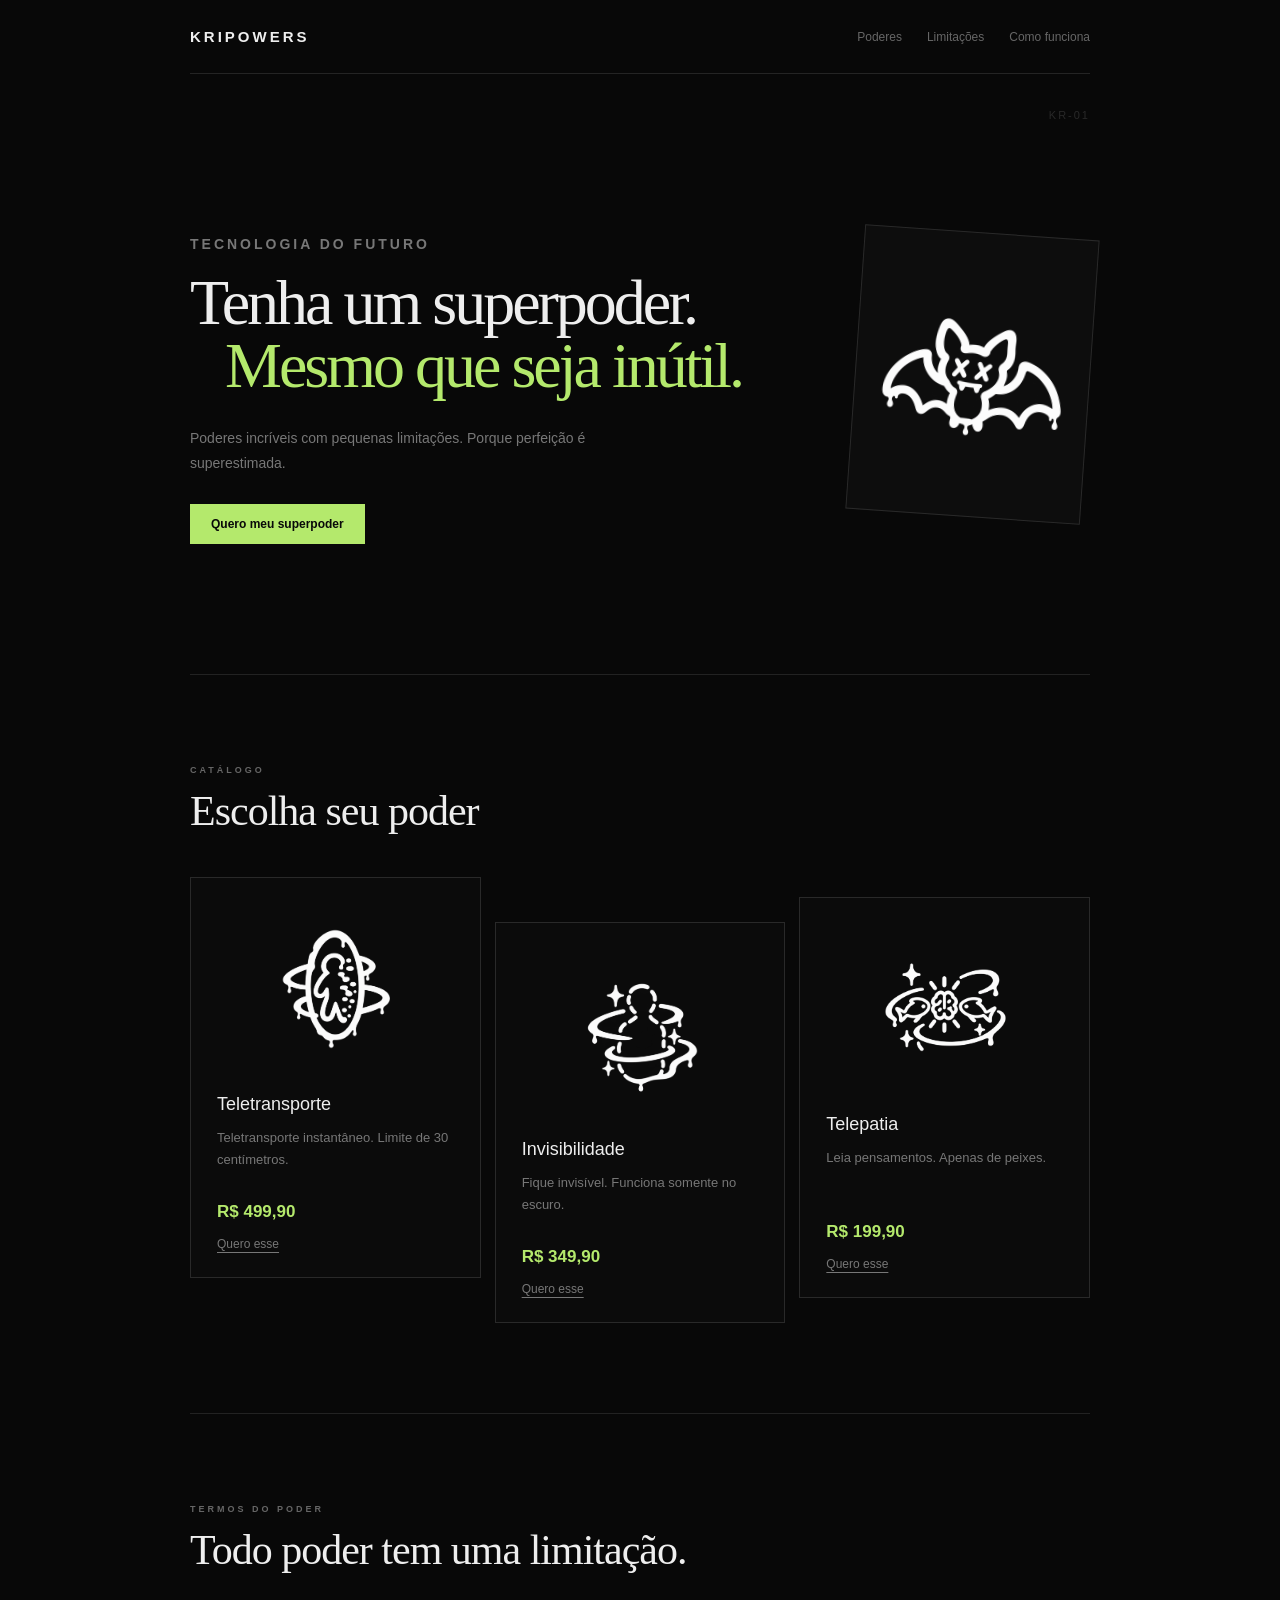
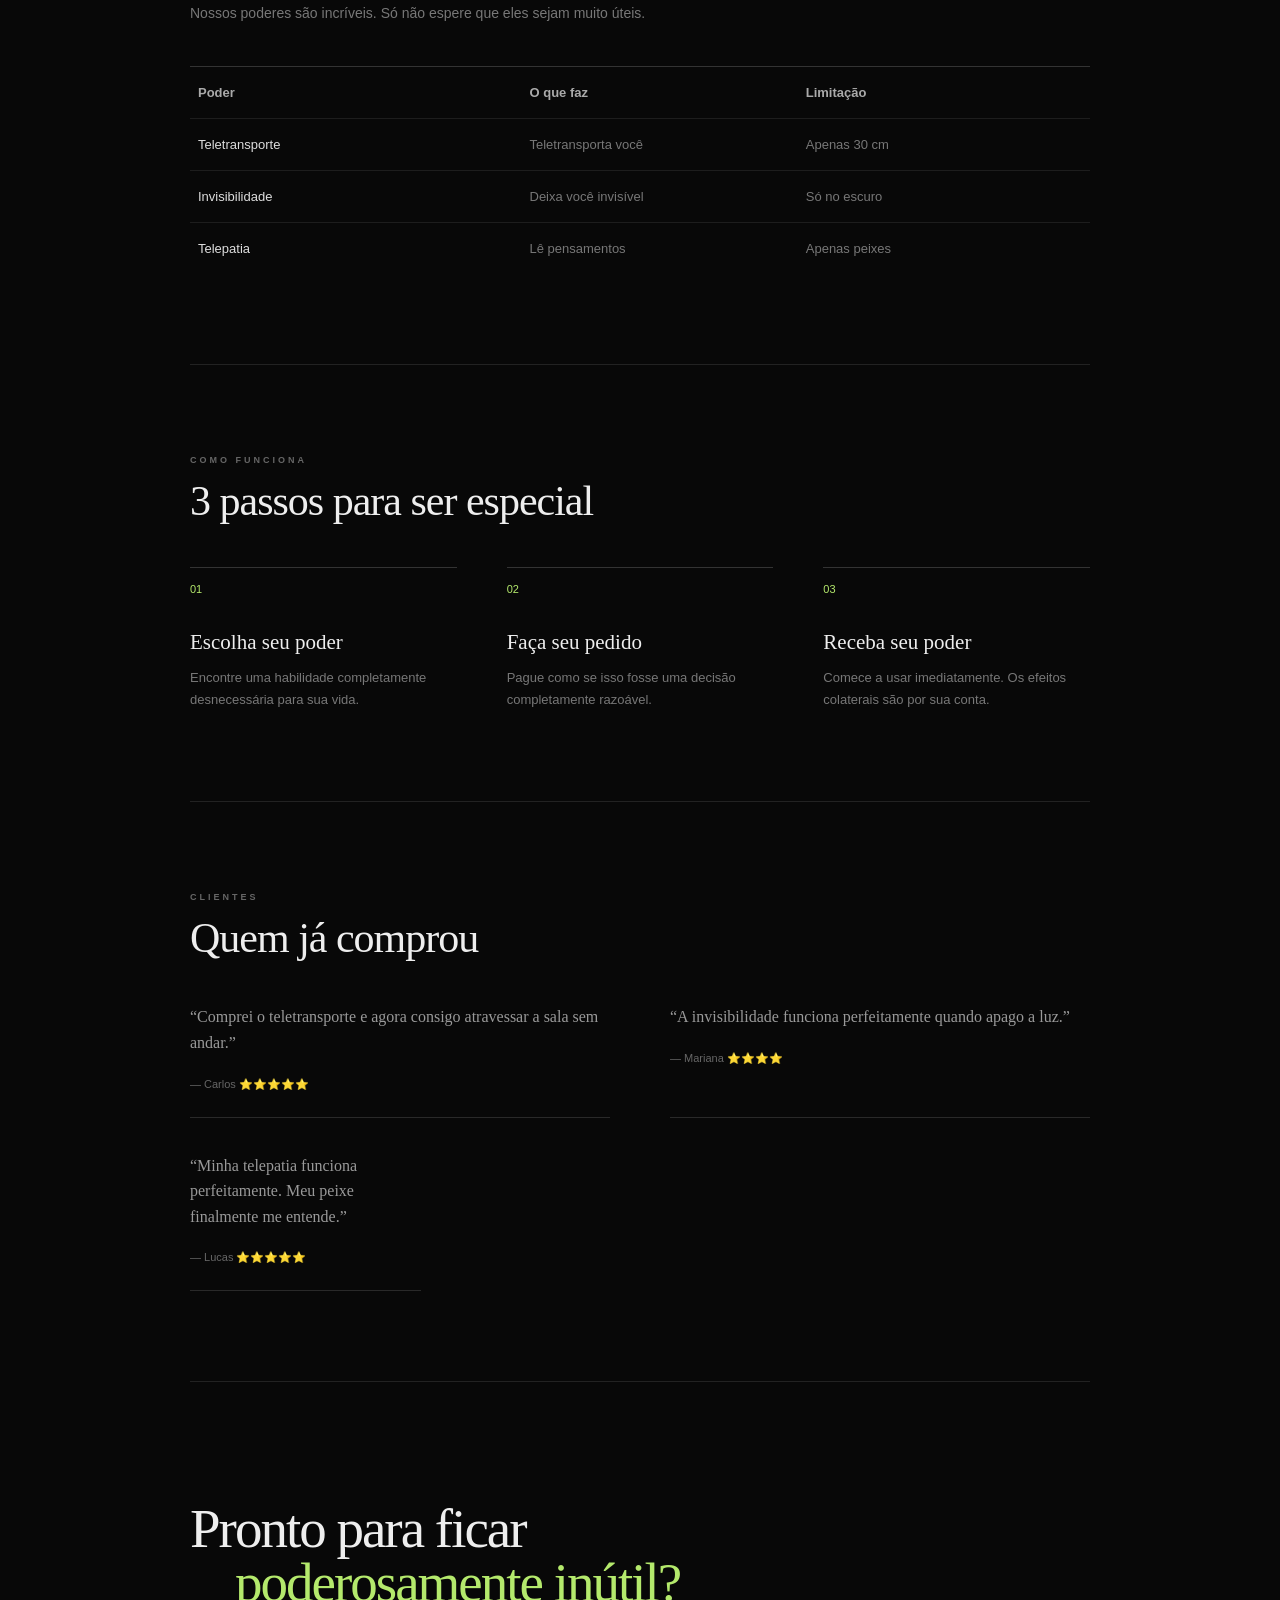
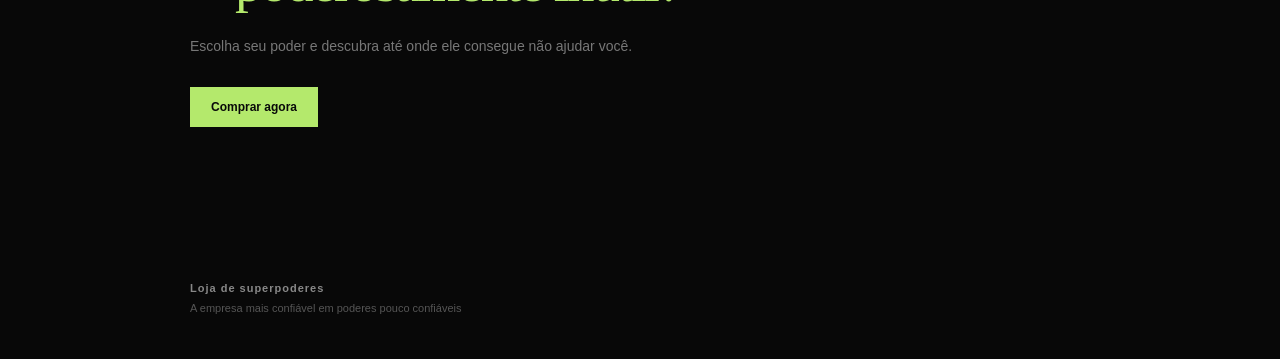
<file: index.html>
<!DOCTYPE html>
    <html lang="pt-BR">

    <head>
        <meta charset="UTF-8">
        <meta name="viewport" content="width=device-width, initial-scale=1.0">

        <title>KriPowers</title>

        <link rel="icon" href="img/logo.png">
        <link rel="stylesheet" href="./style.css">
    </head>

    <body>

        <!-- CABEÇALHO -->
        <header class="cabecalho">

            <h2>
                KRIPOWERS
            </h2>

            <nav>
                <a href="#poderes">Poderes</a>
                <a href="#limitacoes">Limitações</a>
                <a href="#sobre">Como funciona</a>
            </nav>

        </header>


        <main>

            <!-- HERO -->
            <section class="hero">

                <div>

                    <p class="pequeno">
                        TECNOLOGIA DO FUTURO
                    </p>

                    <h1>
                        Tenha um superpoder.
                        <span>Mesmo que seja inútil.</span>
                    </h1>

                    <p>
                        Poderes incríveis com pequenas limitações.
                        Porque perfeição é superestimada.
                    </p>

                    <a class="botao" href="#poderes">
                        Quero meu superpoder
                    </a>

                </div>


                <div class="raio">

                    <img src="img/superpoder.png" alt="Superpoder">

                </div>

            </section>


            <!-- PRODUTOS -->
            <section id="poderes" class="secao">

                <p class="pequeno">
                    CATÁLOGO
                </p>

                <h2>
                    Escolha seu poder
                </h2>


                <div class="cards">

                    <!-- TELETRANSPORTE -->
                    <div class="card">

                        <div class="icone">
                            <img src="img/teletransporte.png" alt="Teletransporte">
                        </div>

                        <h3>
                            Teletransporte
                        </h3>

                        <p>
                            Teletransporte instantâneo.
                            Limite de 30 centímetros.
                        </p>

                        <strong>
                            R$ 499,90
                        </strong>

                        <a href="pagamento.html">
                            Quero esse
                        </a>

                    </div>


                    <!-- INVISIBILIDADE -->
                    <div class="card">

                        <div class="icone">
                            <img src="img/invisibilidade.png" alt="Invisibilidade">
                        </div>

                        <h3>
                            Invisibilidade
                        </h3>

                        <p>
                            Fique invisível.
                            Funciona somente no escuro.
                        </p>

                        <strong>
                            R$ 349,90
                        </strong>

                        <a href="invisibilidade.html">
                            Quero esse
                        </a>

                    </div>


                    <!-- TELEPATIA -->
                    <div class="card">

                        <div class="icone">
                            <img src="img/telepatia.png" alt="Telepatia">
                        </div>

                        <h3>
                            Telepatia
                        </h3>

                        <p>
                            Leia pensamentos.
                            Apenas de peixes.
                        </p>

                        <strong>
                            R$ 199,90
                        </strong>

                        <a href="telepatia.html">
                            Quero esse
                        </a>

                    </div>

                </div>

            </section>


            <!-- LIMITAÇÕES -->
            <section id="limitacoes" class="limitacoes">

                <p class="pequeno">
                    TERMOS DO PODER
                </p>

                <h2>
                    Todo poder tem uma limitação.
                </h2>

                <p class="texto-limitacao">
                    Nossos poderes são incríveis. Só não espere que eles sejam
                    muito úteis.
                </p>


                <div class="tabela">

                    <div class="linha titulo-tabela">

                        <strong>
                            Poder
                        </strong>

                        <strong>
                            O que faz
                        </strong>

                        <strong>
                            Limitação
                        </strong>

                    </div>


                    <div class="linha">

                        <span>
                            Teletransporte
                        </span>

                        <span>
                            Teletransporta você
                        </span>

                        <span>
                            Apenas 30 cm
                        </span>

                    </div>


                    <div class="linha">

                        <span>
                            Invisibilidade
                        </span>

                        <span>
                            Deixa você invisível
                        </span>

                        <span>
                            Só no escuro
                        </span>

                    </div>


                    <div class="linha">

                        <span>
                            Telepatia
                        </span>

                        <span>
                            Lê pensamentos
                        </span>

                        <span>
                            Apenas peixes
                        </span>

                    </div>

                </div>

            </section>


            <!-- COMO FUNCIONA -->
            <section id="sobre" class="como">

                <p class="pequeno">
                    COMO FUNCIONA
                </p>

                <h2>
                    3 passos para ser especial
                </h2>


                <div class="etapas">

                    <div>

                        <b>01</b>

                        <h3>
                            Escolha seu poder
                        </h3>

                        <p>
                            Encontre uma habilidade completamente
                            desnecessária para sua vida.
                        </p>

                    </div>


                    <div>

                        <b>02</b>

                        <h3>
                            Faça seu pedido
                        </h3>

                        <p>
                            Pague como se isso fosse uma decisão
                            completamente razoável.
                        </p>

                    </div>


                    <div>

                        <b>03</b>

                        <h3>
                            Receba seu poder
                        </h3>

                        <p>
                            Comece a usar imediatamente.
                            Os efeitos colaterais são por sua conta.
                        </p>

                    </div>

                </div>

            </section>


            <!-- DEPOIMENTOS -->
            <section class="depoimentos">

                <p class="pequeno">
                    CLIENTES
                </p>

                <h2>
                    Quem já comprou
                </h2>


                <div class="comentarios">

                    <div>

                        <p>
                            “Comprei o teletransporte e agora consigo
                            atravessar a sala sem andar.”
                        </p>

                        <strong>
                            — Carlos ⭐⭐⭐⭐⭐
                        </strong>

                    </div>


                    <div>

                        <p>
                            “A invisibilidade funciona perfeitamente
                            quando apago a luz.”
                        </p>

                        <strong>
                            — Mariana ⭐⭐⭐⭐
                        </strong>

                    </div>


                    <div>

                        <p>
                            “Minha telepatia funciona perfeitamente.
                            Meu peixe finalmente me entende.”
                        </p>

                        <strong>
                            — Lucas ⭐⭐⭐⭐⭐
                        </strong>

                    </div>

                </div>

            </section>


            <!-- FINAL -->
            <section class="final">

                <h2>
                    Pronto para ficar
                    <span>
                        poderosamente inútil?
                    </span>
                </h2>

                <p>
                    Escolha seu poder e descubra até onde ele consegue
                    não ajudar você.
                </p>

                <a class="botao" href="pagamento.html">
                    Comprar agora
                </a>

            </section>

        </main>


        <!-- RODAPÉ -->
        <footer>

            <strong>
                Loja de superpoderes
            </strong>

            <p>
                A empresa mais confiável em poderes pouco confiáveis
            </p>

        </footer>

    </body>

    </html>
</file>
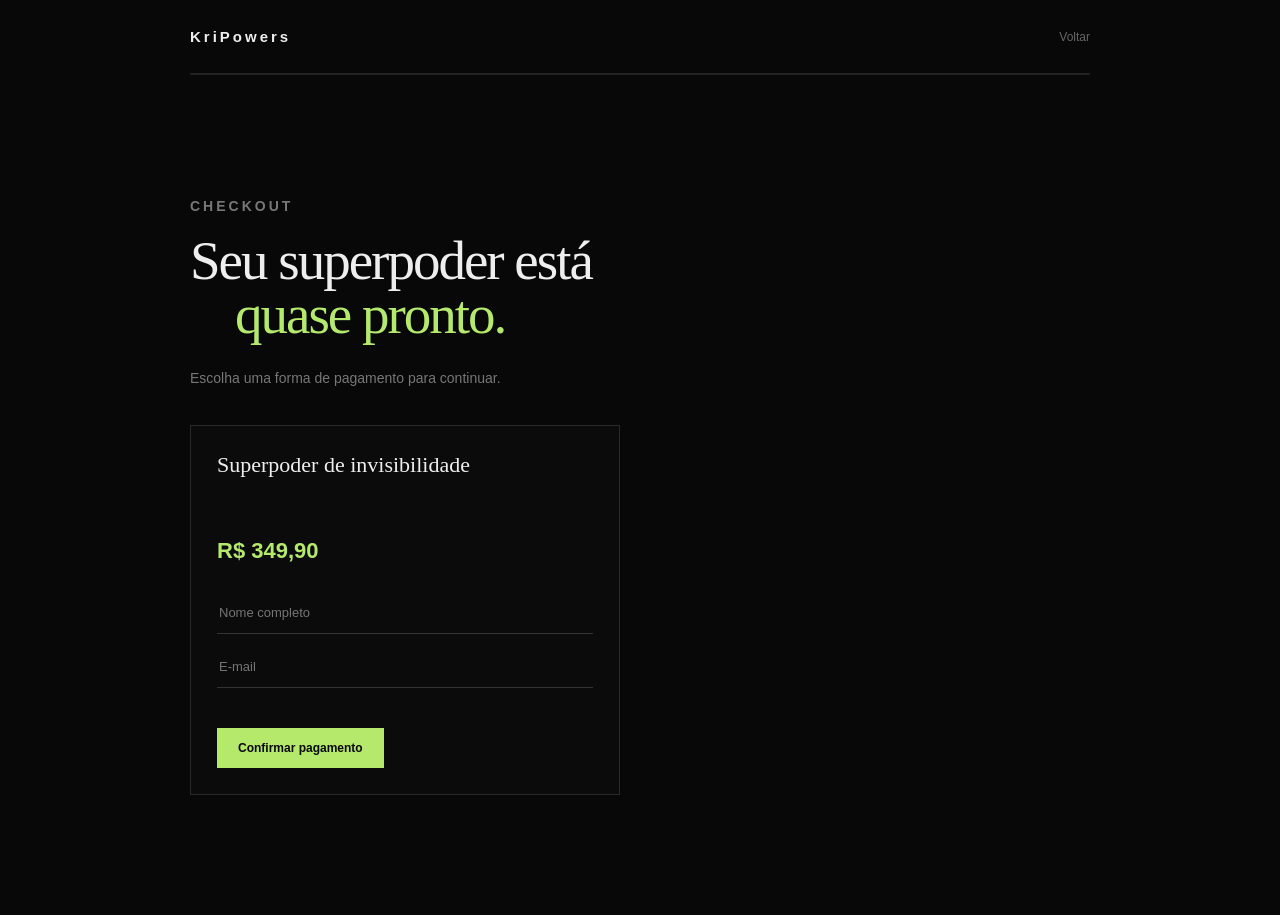
<file: invisibilidade.html>
<!DOCTYPE html>
<html lang="pt-BR">

<head>

    <meta charset="UTF-8">

    <meta name="viewport"
          content="width=device-width, initial-scale=1.0">

    <title>Pagamento - KriPowers</title>

    <link rel="stylesheet" href="./style.css">

</head>

<body>

    <header class="cabecalho">

        <h2><span>KriPowers</span></h2>

        <a href="index.html">
            Voltar
        </a>

    </header>


    <main>

        <section class="final">

            <p class="pequeno">
                CHECKOUT
            </p>

            <h2>
                Seu superpoder está
                <span>quase pronto.</span>
            </h2>

            <p class="checkout-description">
                Escolha uma forma de pagamento para continuar.
            </p>


            <div class="card checkout-card">

                <h3>
                     Superpoder de invisibilidade
                </h3>

                <strong>
                    R$ 349,90
                </strong>


                <form>

                    <input
                        type="text"
                        placeholder="Nome completo"
                    >

                    <input
                        type="email"
                        placeholder="E-mail"
                    >

                    <button
                        type="button"
                        onclick="window.location.href='sucesso.html'"
                        class="botao"
                    >
                        Confirmar pagamento
                    </button>

                </form>

            </div>

        </section>

    </main>


    

</body>

</html>
</file>
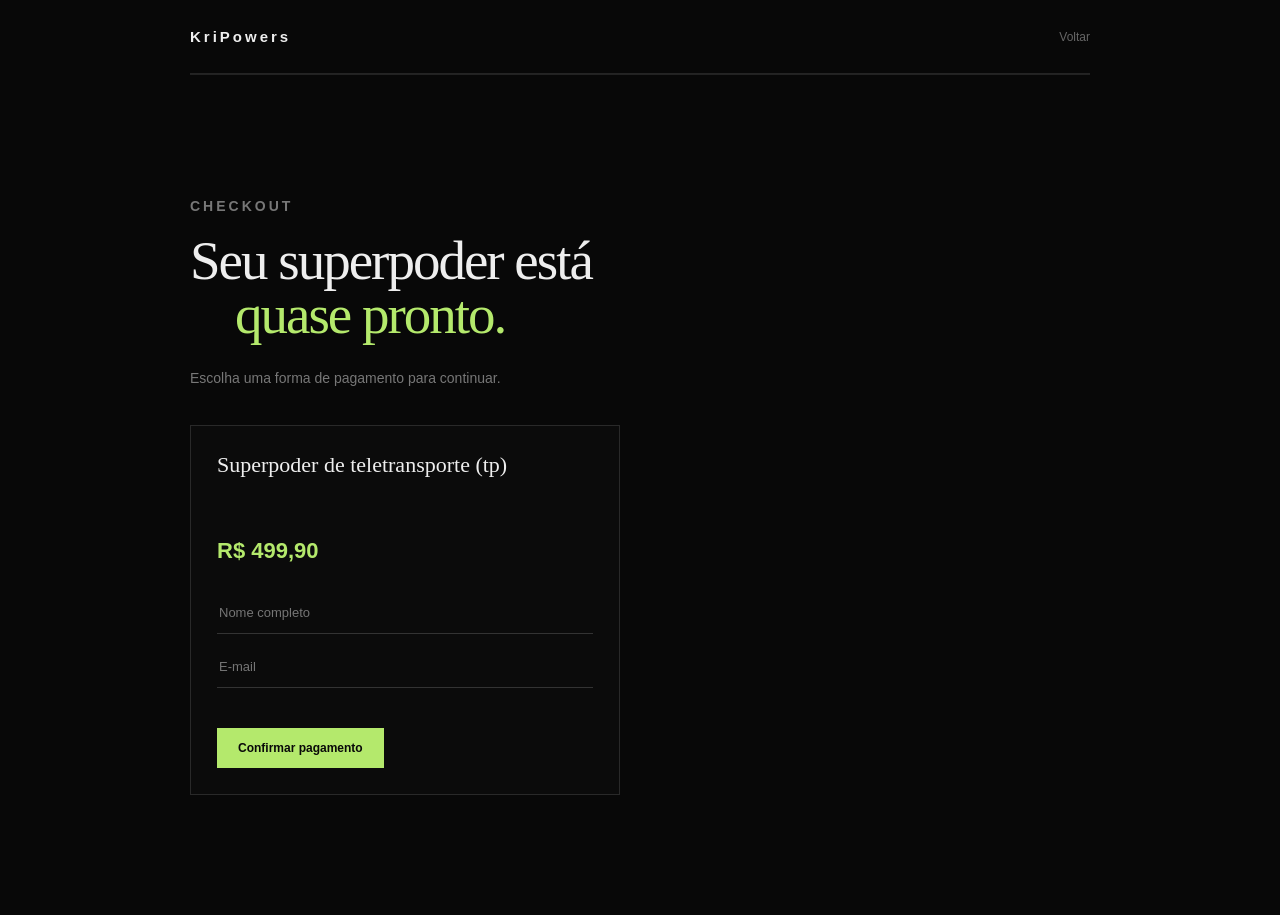
<file: pagamento.html>
<!DOCTYPE html>
<html lang="pt-BR">

<head>

    <meta charset="UTF-8">

    <meta name="viewport"
          content="width=device-width, initial-scale=1.0">

    <title>Pagamento - KriPowers</title>

    <link rel="stylesheet" href="./style.css">

</head>

<body>

    <header class="cabecalho">

        <h2><span>KriPowers</span></h2>

        <a href="index.html">
            Voltar
        </a>

    </header>


    <main>

        <section class="final">

            <p class="pequeno">
                CHECKOUT
            </p>

            <h2>
                Seu superpoder está
                <span>quase pronto.</span>
            </h2>

            <p class="checkout-description">
                Escolha uma forma de pagamento para continuar.
            </p>


            <div class="card checkout-card">

                <h3>
                     Superpoder de teletransporte (tp)
                </h3>

                <strong>
                    R$ 499,90
                </strong>


                <form>

                    <input
                        type="text"
                        placeholder="Nome completo"
                    >

                    <input
                        type="email"
                        placeholder="E-mail"
                    >

                    <button
                        type="button"
                        onclick="window.location.href='sucesso.html'"
                        class="botao"
                    >
                        Confirmar pagamento
                    </button>

                </form>

            </div>

        </section>

    </main>


    

</body>

</html>
</file>
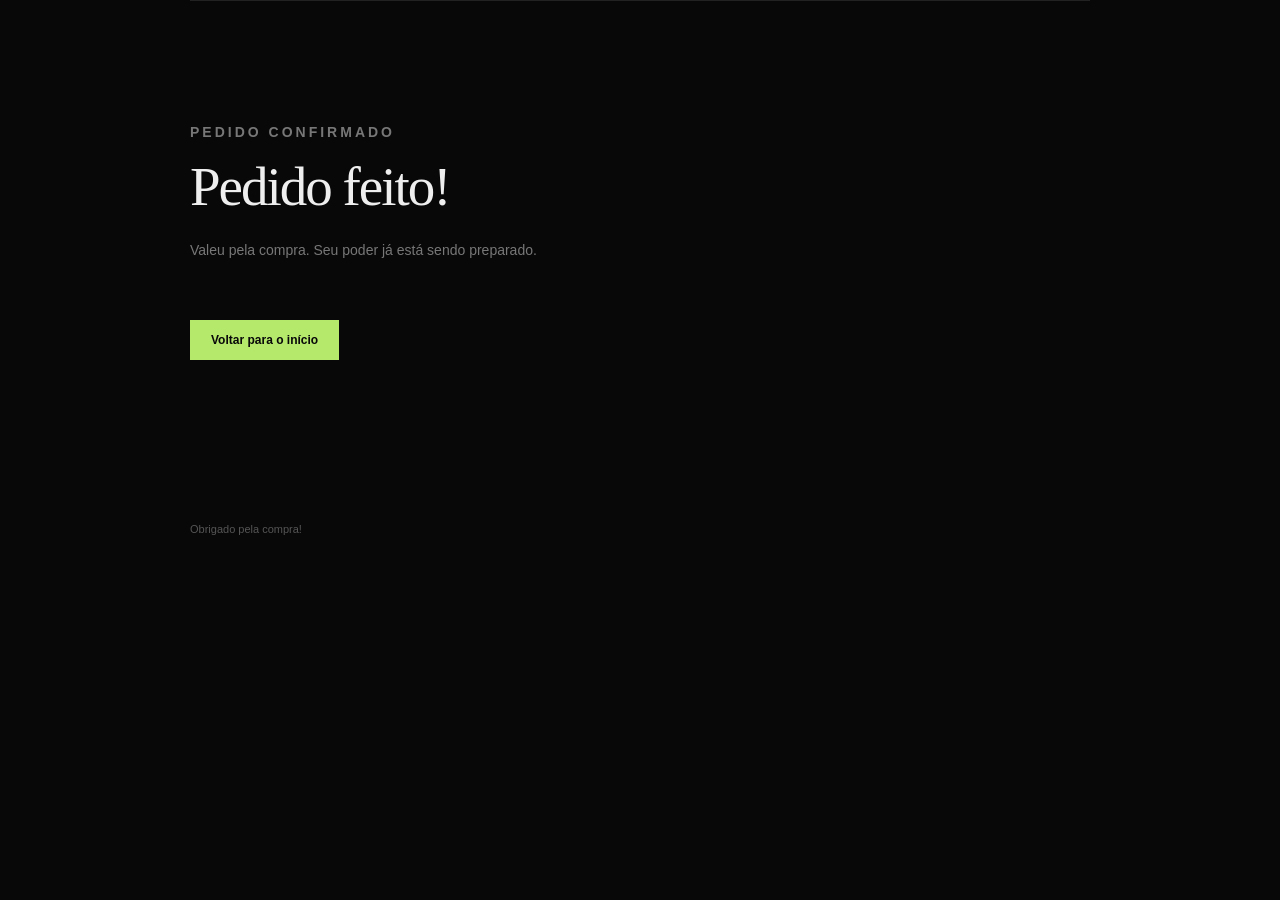
<file: sucesso.html>
<!DOCTYPE html>
<html lang="pt-BR">

<head>
    <meta charset="UTF-8">
    <meta name="viewport" content="width=device-width, initial-scale=1.0">
    <title>Pedido confirmado</title>
    <link rel="stylesheet" href="style.css">
</head>

<body>

    <main>
        <section class="final">

            <p class="pequeno">PEDIDO CONFIRMADO</p>

            <h2>
                Pedido feito! 
            </h2>

            <p class="mensagem-sucesso">
                Valeu pela compra. Seu poder já está sendo preparado.
            </p>

            <a href="index.html" class="botao">
                Voltar para o início
            </a>

        </section>
    </main>

    <footer>
        <p>Obrigado pela compra!</p>
    </footer>

</body>

</html>
</file>
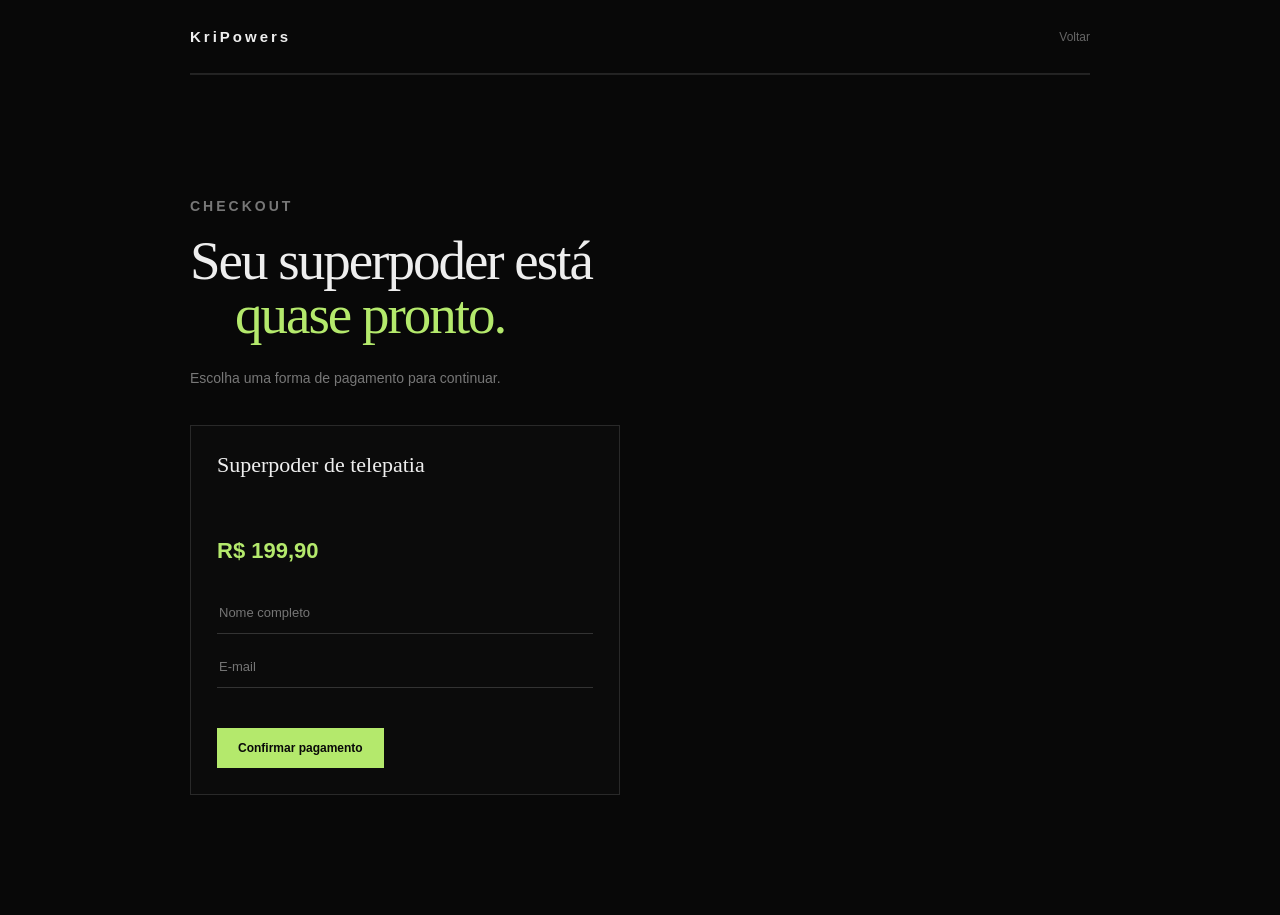
<file: telepatia.html>
<!DOCTYPE html>
<html lang="pt-BR">

<head>

    <meta charset="UTF-8">

    <meta name="viewport"
          content="width=device-width, initial-scale=1.0">

    <title>Pagamento - KriPowers</title>

    <link rel="stylesheet" href="./style.css">

</head>

<body>

    <header class="cabecalho">

        <h2><span>KriPowers</span></h2>

        <a href="index.html">
            Voltar
        </a>

    </header>


    <main>

        <section class="final">

            <p class="pequeno">
                CHECKOUT
            </p>

            <h2>
                Seu superpoder está
                <span>quase pronto.</span>
            </h2>

            <p class="checkout-description">
                Escolha uma forma de pagamento para continuar.
            </p>


            <div class="card checkout-card">

                <h3>
                     Superpoder de telepatia
                </h3>

                <strong>
                    R$ 199,90
                </strong>


                <form>

                    <input
                        type="text"
                        placeholder="Nome completo"
                    >

                    <input
                        type="email"
                        placeholder="E-mail"
                    >

                    <button
                        type="button"
                        onclick="window.location.href='sucesso.html'"
                        class="botao"
                    >
                        Confirmar pagamento
                    </button>

                </form>

            </div>

        </section>

    </main>


    

</body>

</html>
</file>
<file: style.css>
* {
    margin: 0;
    padding: 0;
    box-sizing: border-box;
}

body {
    background: #080808;
    color: #d6d6d6;
    font-family: Arial, Helvetica, sans-serif;
}

/* CABEÇALHO */

.cabecalho {
    width: 900px;
    margin: auto;
    padding: 28px 0;

    display: flex;
    justify-content: space-between;
    align-items: center;

    border-bottom: 1px solid #242424;
}

.cabecalho h2 {
    color: #eeeeee;
    font-size: 15px;
    font-weight: 700;
    letter-spacing: 3px;
}

.cabecalho nav {
    display: flex;
    gap: 25px;
}

.cabecalho a {
    color: #666;
    text-decoration: none;
    font-size: 12px;

    transition: color 0.2s ease;
}

.cabecalho a:hover {
    color: #b4e96c;
}


/* CONTEÚDO */

main {
    width: 900px;
    margin: auto;
}


/* HERO */

.hero {
    min-height: 600px;
    padding: 90px 0;

    display: flex;
    align-items: center;
    justify-content: space-between;

    position: relative;
}

.hero::after {
    content: "KR-01";

    position: absolute;
    top: 35px;
    right: 0;

    color: #292929;

    font-size: 11px;
    letter-spacing: 2px;
}

.hero h1 {
    width: 570px;

    color: #eeeeee;

    font-family: Georgia, "Times New Roman", serif;
    font-size: 64px;
    font-weight: normal;
    line-height: 0.98;
    letter-spacing: -3px;
}

.hero h1 span {
    display: block;

    margin-left: 35px;

    color: #b4e96c;
}

.hero p {
    width: 430px;

    margin-top: 28px;

    color: #777;

    font-size: 14px;
    line-height: 1.8;
}


/* TEXTOS PEQUENOS */

.pequeno {
    margin-bottom: 15px;

    color: #666;

    font-size: 9px;
    font-weight: bold;
    letter-spacing: 3px;
}


/* BOTÕES */

.botao {
    display: inline-block;

    margin-top: 28px;
    padding: 12px 20px;

    background: #b4e96c;
    color: #090909;

    border: 1px solid #b4e96c;

    text-decoration: none;

    font-size: 12px;
    font-weight: bold;

    transition: 0.2s ease;
}

.botao:hover {
    background: transparent;
    color: #b4e96c;
}


/* IMAGEM PRINCIPAL */

.raio {
    width: 235px;
    height: 285px;

    display: flex;
    align-items: center;
    justify-content: center;

    background: #0d0d0d;

    border: 1px solid #292929;

    transform: rotate(4deg);
}

.raio img {
    width: 190px;
    height: 190px;

    object-fit: contain;

    animation: flutuar 4s ease-in-out infinite;
}

@keyframes flutuar {

    0%,
    100% {
        transform: translateY(0);
    }

    50% {
        transform: translateY(-9px);
    }
}


/* SEÇÕES */

.secao,
.limitacoes,
.como,
.depoimentos {
    padding: 90px 0;

    border-top: 1px solid #222;
}

.secao h2,
.limitacoes h2,
.como h2,
.depoimentos h2 {
    max-width: 550px;

    margin-top: 0;
    margin-bottom: 45px;

    color: #eeeeee;

    font-family: Georgia, "Times New Roman", serif;
    font-size: 42px;
    font-weight: normal;
    line-height: 1;
    letter-spacing: -1px;
}


/* CARDS */

.cards {
    width: 100%;

    display: grid;

    grid-template-columns: repeat(3, minmax(0, 1fr));

    gap: 14px;

    align-items: start;
}

/* primeiro card */
.card:nth-child(1) {
    margin-top: 0;
}

/* segundo card desce */
.card:nth-child(2) {
    margin-top: 45px;
}

/* terceiro fica no meio */
.card:nth-child(3) {
    margin-top: 20px;
}

.card {
    width: 100%;
    min-height: 370px;

    padding: 26px;

    display: flex;
    flex-direction: column;

    background: #0b0b0b;

    border: 1px solid #292929;

    transition:
        background 0.2s ease,
        border-color 0.2s ease,
        transform 0.2s ease;
}

.card:hover {
    background: #101010;
    border-color: #3b3b3b;
}


/* ÍCONES */

.icone {
    width: 100%;
    height: 165px;

    display: flex;
    align-items: center;
    justify-content: center;

    margin-bottom: 25px;

    background: transparent;
}

.icone img {
    width: 125px;
    height: 125px;

    object-fit: contain;
}


/* TEXTOS DOS CARDS */

.card h3 {
    margin-bottom: 12px;

    color: #eeeeee;

    font-size: 18px;
    font-weight: normal;
}

.card p {
    min-height: 50px;

    color: #777;

    font-size: 13px;
    line-height: 1.7;
}

.card strong {
    display: block;

    margin-top: auto;
    padding-top: 25px;

    color: #b4e96c;

    font-size: 17px;
}

.card a {
    display: inline-block;

    width: fit-content;

    margin-top: 15px;

    color: #777;

    font-size: 12px;

    text-decoration: underline;
    text-underline-offset: 4px;

    transition: color 0.2s ease;
}

.card a:hover {
    color: #b4e96c;
}


/* LIMITAÇÕES */

.texto-limitacao {
    max-width: 560px;

    margin-top: -15px;
    margin-bottom: 40px;

    color: #777;

    font-size: 14px;
    line-height: 1.8;
}

.tabela {
    border-top: 1px solid #333;
}

.linha {
    display: grid;
    grid-template-columns: 1.2fr 1fr 1fr;

    padding: 18px 8px;

    border-bottom: 1px solid #1d1d1d;

    color: #777;

    font-size: 13px;
}

.linha:last-child {
    border-bottom: none;
}

.titulo-tabela {
    color: #aaa;
}

.linha span:first-child {
    color: #ddd;
}


/* COMO FUNCIONA */

.etapas {
    display: grid;
    grid-template-columns: repeat(3, 1fr);

    gap: 50px;
}

.etapas div {
    padding-top: 15px;

    border-top: 1px solid #333;
}

.etapas b {
    display: block;

    margin-bottom: 35px;

    color: #b4e96c;

    font-size: 11px;
    font-weight: normal;
}

.etapas h3 {
    margin-bottom: 12px;

    color: #eee;

    font-family: Georgia, "Times New Roman", serif;
    font-size: 21px;
    font-weight: normal;
}

.etapas p {
    color: #777;

    font-size: 13px;
    line-height: 1.7;
}


/* DEPOIMENTOS */

.comentarios {
    display: grid;

    grid-template-columns: 1fr 1fr;

    gap: 35px 60px;
}

.comentarios div {
    padding: 0 0 25px;

    background: transparent;

    border-bottom: 1px solid #292929;
}

.comentarios div:nth-child(3) {
    width: 55%;
}

.comentarios p {
    margin-bottom: 18px;

    color: #999;

    font-family: Georgia, "Times New Roman", serif;
    font-size: 16px;
    line-height: 1.6;
}

.comentarios strong {
    color: #666;

    font-size: 11px;
    font-weight: normal;
}


/* FINAL */

.final {
    padding: 120px 0;

    border-top: 1px solid #222;
}

.final h2 {
    max-width: 680px;

    margin: 0 0 25px;

    color: #eee;

    font-family: Georgia, "Times New Roman", serif;
    font-size: 55px;
    font-weight: normal;
    line-height: 0.98;
    letter-spacing: -2px;
}

.final h2 span {
    display: block;

    margin-left: 45px;

    color: #b4e96c;
}

.final p {
    max-width: 470px;

    color: #777;

    font-size: 14px;
    line-height: 1.7;
}

.mensagem-sucesso {
    margin-bottom: 30px !important;
}


/* RODAPÉ */

footer {
    width: 900px;
    margin: auto;

    padding: 35px 0 45px;

    color: #555;

    font-size: 11px;
}

footer strong {
    color: #888;

    letter-spacing: 1px;
}

footer p {
    margin-top: 8px;
}


/* CHECKOUT */

.checkout-card {
    width: 430px;

    margin: 35px 0 0;

    text-align: left;
}

.checkout-card h3 {
    margin-bottom: 12px;

    color: #eee;

    font-family: Georgia, "Times New Roman", serif;
    font-size: 22px;
    font-weight: normal;
}

.checkout-card strong {
    color: #b4e96c;

    font-size: 22px;
}

.checkout-card form {
    margin-top: 28px;
}

.checkout-card input {
    width: 100%;

    margin-bottom: 12px;
    padding: 13px 2px;

    background: transparent;
    color: white;

    border: none;
    border-bottom: 1px solid #333;

    outline: none;

    font-size: 13px;
}

.checkout-card input:focus {
    border-bottom-color: #b4e96c;
}

.checkout-card button {
    cursor: pointer;
}

.checkout-description {
    margin-bottom: 20px !important;
}


/* RESPONSIVIDADE */

@media (max-width: 1000px) {

    .cabecalho,
    main,
    footer {
        width: calc(100% - 60px);
    }
}


@media (max-width: 800px) {

    .hero {
        flex-direction: column;
        align-items: flex-start;
        gap: 70px;
    }

    .hero h1 {
        width: 100%;
        font-size: 52px;
    }

    .hero p {
        width: 100%;
    }

    .raio {
        align-self: center;
    }

    /*
       No celular os cards passam
       para uma coluna e a escada
       deixa de existir.
    */

    .cards {
        grid-template-columns: 1fr;
    }

    .card:nth-child(1),
    .card:nth-child(2),
    .card:nth-child(3) {
        margin-top: 0;
    }

    .card {
        min-height: 350px;
    }

    .etapas {
        grid-template-columns: 1fr;
        gap: 35px;
    }

    .comentarios {
        grid-template-columns: 1fr;
    }

    .comentarios div:nth-child(3) {
        width: 100%;
    }
}


@media (max-width: 600px) {

    .cabecalho,
    main,
    footer {
        width: calc(100% - 40px);
    }

    .cabecalho {
        flex-direction: column;
        align-items: flex-start;
        gap: 20px;
    }

    .cabecalho nav {
        gap: 17px;
        flex-wrap: wrap;
    }

    .hero {
        padding: 70px 0;
    }

    .hero h1 {
        font-size: 43px;
        letter-spacing: -1.5px;
    }

    .hero h1 span {
        margin-left: 15px;
    }

    .secao,
    .limitacoes,
    .como,
    .depoimentos {
        padding: 65px 0;
    }

    .secao h2,
    .limitacoes h2,
    .como h2,
    .depoimentos h2 {
        font-size: 36px;
    }

    .final {
        padding: 80px 0;
    }

    .final h2 {
        font-size: 41px;
    }

    .final h2 span {
        margin-left: 15px;
    }

    .raio {
        width: 210px;
        height: 250px;

        transform: rotate(0);
    }

    .raio img {
        width: 165px;
        height: 165px;
    }

    .linha {
        grid-template-columns: 1fr;
        gap: 8px;
    }

    .checkout-card {
        width: 100%;
    }
}
</file>
